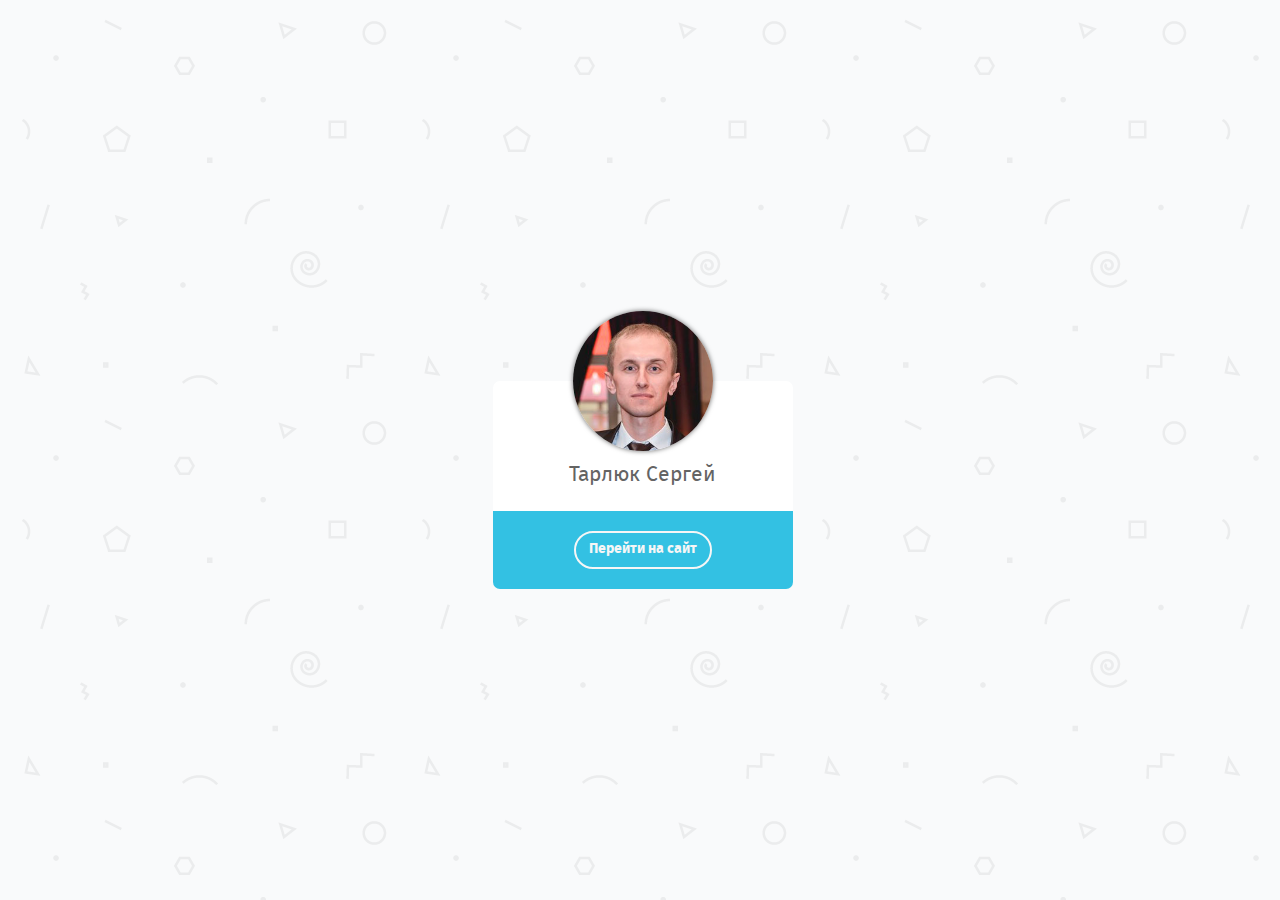
<file: index.html>
<!doctype html>
<html lang="ru-RU">

<head>
    <meta charset="UTF-8">
    <meta name="viewport" content="width=device-width, initial-scale=1.0">
    <title>Главная</title>
    <link rel="stylesheet" href="css/main.css">
</head>

<body>
    <div class="wrapper wrapper_auth">
        <div class="auth bounceInLeft">
            <div class="auth__top">
                <div class="auth__avatar"></div>
                <div class="auth__name">
                    Тарлюк Сергей
                </div>
            </div>
            <div class="auth__bottom">
                <a href="about.html" class="download-link white-link">
                    Перейти на сайт
                </a>
            </div>
        </div>
    </div>
</body>

</html>
</file>
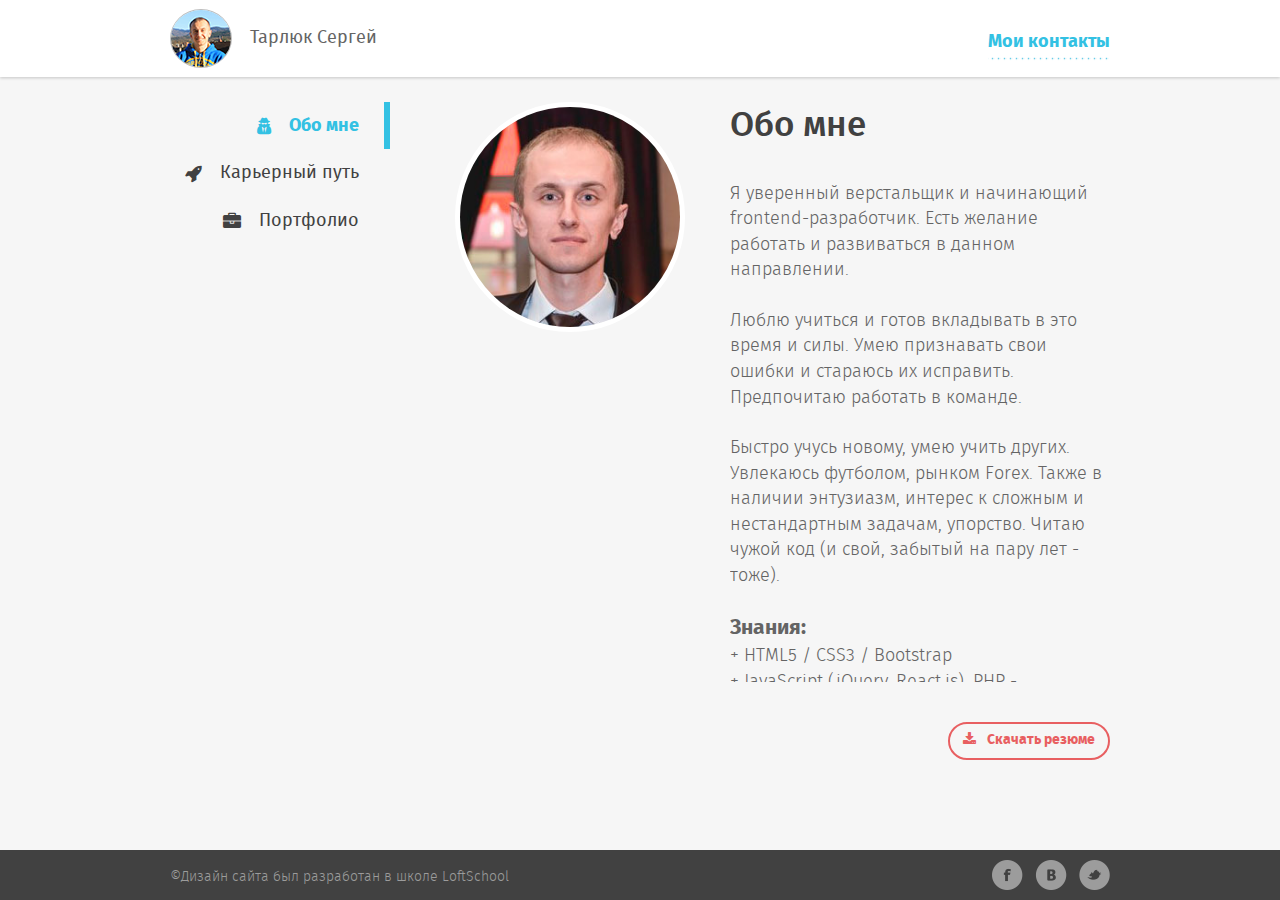
<file: about.html>
<!DOCTYPE html>
<html>

<head>
    <meta charset="uTF-8">
    <meta name="viewport" content="width=device-width, initial-scale=1.0">
    <title>Обо мне</title>

    <!-- styles -->
    <link rel="stylesheet" href="css/main.css">

</head>

<body>
    <div class="wrapper">

        <!-- header -->
        <header class="header">
            <div class="container clearfix">
                <div class="header__left">

                    <!-- user -->
                    <div class="user">
                        <div class="user__avatar">
                            <img src="img/content/avatar.jpg" alt="" class="user__avatar-pic">
                        </div>
                        <div class="user__name">
                            Тарлюк Сергей
                        </div>
                    </div>
                </div>

                <div class="header__right">

                    <!-- contacts -->
                    <div class="contacts">
                        <a class="contacts__trigger" href="#">Мои контакты</a>
                        <div class="contacts__dropdown">
                            <div class="contacts__dropdown-triangle"></div>

                            <ul class="contacts__dropdown-list">
                                <li class="contacts__dropdown-item">
                                    <a href="#" class="contacts__dropdown-link">
                                        <i class="contacts__dropdown-icon fa fa-envelope"></i>
                                        <span class="contacts__dropdown-text">starluk@mail.ru</span>
                                    </a>
                                </li>
                                <li class="contacts__dropdown-item">
                                    <a href="#" class="contacts__dropdown-link">
                                        <i class="contacts__dropdown-icon fa fa-phone"></i>
                                        <span class="contacts__dropdown-text">+375298050282</span>
                                    </a>
                                </li>
                                <li class="contacts__dropdown-item">
                                    <a href="#" class="contacts__dropdown-link">
                                        <i class="contacts__dropdown-icon fa fa-skype"></i>
                                        <span class="contacts__dropdown-text">Legionsn23</span>
                                    </a>
                                </li>
                            </ul>

                        </div>
                    </div>
                </div>
            </div>
        </header>

        <!-- content -->
        <section class="content">
            <div class="container clearfix">

                <!-- sidebar -->
                <aside class="sidebar">
                    <nav class="nav">
                        <ul class="nav__list">
                            <li class="nav__item nav__item_active">
                                <a href="#" class="nav__link">
                                    <span class="nav__link-icon fa fa-user-secret"></span>
                                    <span class="nav__link-title">Обо мне</span>
                                </a>
                            </li>
                            <li class="nav__item">
                                <a href="career.html" class="nav__link">
                                    <span class="nav__link-icon fa fa-rocket"></span>
                                    <span class="nav__link-title">Карьерный путь</span>
                                </a>
                            </li>
                            <li class="nav__item">
                                <a href="portfolio.html" class="nav__link">
                                    <span class="nav__link-icon fa fa-briefcase"></span>
                                    <span class="nav__link-title">Портфолио</span>
                                </a>
                            </li>
                        </ul>
                    </nav>
                </aside>

                <!-- page stuff -->
                <main class="stuff">

                    <div class="about clearfix">
                        <div class="about__left">
                            <div class="about__pic">
                                <img src="img/content/foto.jpg" class="about__pic-item">
                            </div>
                        </div>

                        <div class="about__right">
                            <h5 class="content-title">Обо мне</h1>
                                <div class="about__text text-block">
                                    <p>Я уверенный верстальщик и начинающий frontend-разработчик. Есть желание работать и развиваться в данном направлении.</p>
                                    <p>Люблю учиться и готов вкладывать в это время и силы. Умею признавать свои ошибки и стараюсь их исправить. Предпочитаю работать в команде.</p>
                                    <p>Быстро учусь новому, умею учить других. Увлекаюсь футболом, рынком Forex. Также в наличии энтузиазм, интерес к сложным и нестандартным задачам, упорство. Читаю чужой код (и свой, забытый на пару лет - тоже).</p>

                                    <h3>Знания:</h3>
                                    <ul>
                                        <li>+ HTML5 / CSS3 / Bootstrap</li>
                                        <li>+ JavaScript (jQuery, React.js), PHP - начальный уровень, активное и углубленное изучение</li>
                                        <li>+ Photoshop, VSCode, Sublime Text 3</li>
                                        <li>+ Системы контроля версий: Git, Team Foundation Version Control (TFVC)</li>
                                        <li>+ Пакетные менеджеры: npm</li>
                                        <li>+ LESS, SASS(SCSS), PUG</li>
                                        <li>+ WebPack, Gulp</li>
                                        <li>+ Методология БЭМ</li>
                                        <li>+ навыки сисадмина на уровне "тыжпрограммист".</li>
                                    </ul>
                                </div>

                                <div class="about__download">
                                    <a href="#" class="download-link" download>
                                        <i class="fa fa-download download__icon"></i>
                                        <span class="download__text">Скачать резюме</span>
                                    </a>
                                </div>
                        </div>
                    </div>
                </main>
            </div>
        </section>
    </div>

    <!-- footer -->
    <footer class="footer">
        <div class="container clearfix">
            <div class="footer__left">
                <div class="copyright">
                    &#169Дизайн сайта был разработан в школе LoftSchool
                </div>
            </div>
            <div class="footer__right">
                <ul class="socials__list">
                    <li class="socials__item">
                        <a href="#" class="socials__link socials__link_fb"></a>
                    </li>
                    <li class="socials__item">
                        <a href="#" class="socials__link socials__link_vk"></a>
                    </li>
                    <li class="socials__item">
                        <a href="#" class="socials__link socials__link_tw"></a>
                    </li>
                </ul>
            </div>
        </div>
    </footer>
</body>

</html>
</file>
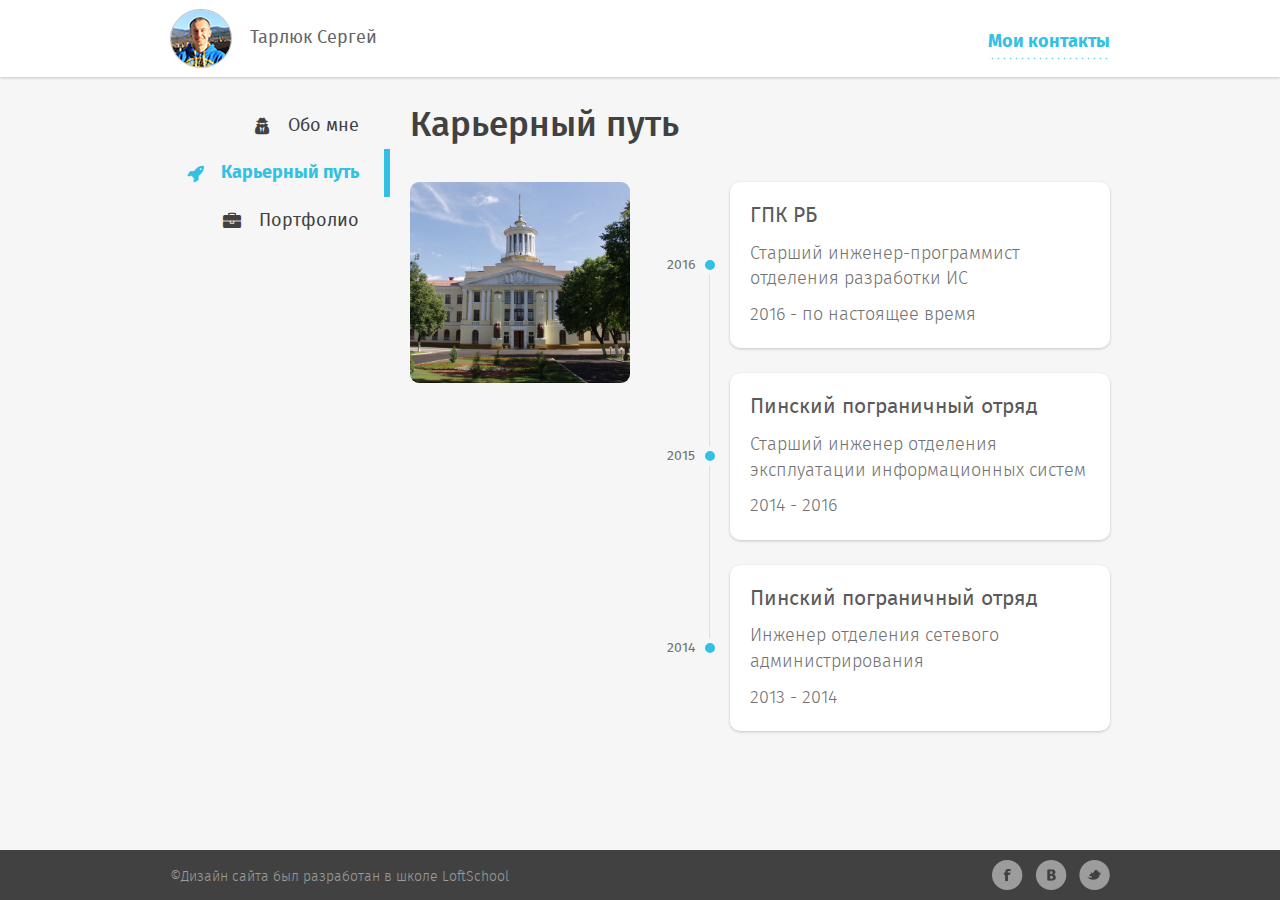
<file: career.html>
<!DOCTYPE html>
<html>
<head>
	<meta charset="uTF-8">
	<meta name="viewport" content="width=device-width, initial-scale=1.0">
	<title>Карьерный путь</title>

	<!-- styles -->
	<link rel="stylesheet" href="css/main.css">

</head>
<body>
	<div class="wrapper">

		<!-- header -->
		<header class="header">
			<div class="container clearfix">
				<div class="header__left">

					<!-- user -->
					<div class="user">
						<div class="user__avatar">
							<img src="img/content/avatar.jpg" alt="" class="user__avatar-pic">
						</div>
						<div class="user__name">
							Тарлюк Сергей
						</div>
					</div>
				</div>

				<div class="header__right">

					<!-- contacts -->
					<div class="contacts">
						<a class="contacts__trigger" href="#">Мои контакты</a>
						<div class="contacts__dropdown">
							<div class="contacts__dropdown-triangle"></div>

							<ul class="contacts__dropdown-list">
								<li class="contacts__dropdown-item">
									<a href="#" class="contacts__dropdown-link">
										<i class="contacts__dropdown-icon fa fa-envelope"></i>
										<span class="contacts__dropdown-text">starluk@mail.ru</span>
									</a>
								</li>
								<li class="contacts__dropdown-item">
									<a href="#" class="contacts__dropdown-link">
										<i class="contacts__dropdown-icon fa fa-phone"></i>
										<span class="contacts__dropdown-text">+375298050282</span>
									</a>
								</li>
								<li class="contacts__dropdown-item">
									<a href="#" class="contacts__dropdown-link">
										<i class="contacts__dropdown-icon fa fa-skype"></i>
										<span class="contacts__dropdown-text">legionsn23</span>
									</a>
								</li>
							</ul>

						</div>
					</div>

				</div>
			</div>
		</header>

		<!-- content -->
		<section class="content">
			<div class="container clearfix">

				<!-- sidebar -->
				<aside class="sidebar">
					<nav class="nav">
						<ul class="nav__list">
							<li class="nav__item">
								<a href="about.html" class="nav__link">
									<span class="nav__link-icon fa fa-user-secret"></span>
									<span class="nav__link-title">Обо мне</span>
								</a>
							</li>
							<li class="nav__item nav__item_active">
								<a href="career.html" class="nav__link">
									<span class="nav__link-icon fa fa-rocket"></span>
									<span class="nav__link-title">Карьерный путь</span>
								</a>
							</li>
							<li class="nav__item">
								<a href="portfolio.html" class="nav__link">
									<span class="nav__link-icon fa fa-briefcase"></span>
									<span class="nav__link-title">Портфолио</span>
								</a>
							</li>
						</ul>
					</nav>
				</aside>

				<!-- page stuff -->
				<main class="stuff">
					<h1 class="content-title">Карьерный путь</h1>
					<div class="career" clearfix>
						<div class="career__left">
							<div class="career__pic">
								<img src="img/content/palace.jpg" alt="" class="career__pic-elem">
							</div>
						</div>
						<div class="career__right">
							<ul class="career__list">
								<li class="career__item">
									<div class="career__block">
										<div class="career__title">
											ГПК РБ
										</div>
										<div class="career__occupation">
											Старший инженер-программист отделения разработки ИС
										</div>
										<div class="career__time">
											2016 - по настоящее время
										</div>
										<div class="career__year">
											2016
										</div>
									</div>
								</li>

								<li class="career__item">
									<div class="career__block">
										<div class="career__title">
											Пинский пограничный отряд
										</div>
										<div class="career__occupation">
											Старший инженер отделения эксплуатации информационных систем
										</div>
										<div class="career__time">
											2014 - 2016
										</div>
										<div class="career__year">
											2015
										</div>
									</div>
								</li>
								
								<li class="career__item">
									<div class="career__block">
										<div class="career__title">
											Пинский пограничный отряд
										</div>
										<div class="career__occupation">
											Инженер отделения сетевого администрирования
										</div>
										<div class="career__time">
											2013 - 2014
										</div>
										<div class="career__year">
											2014
										</div>
									</div>
								</li>

							</ul>

						</div>
					</div>
				</main>
			</div>				
		</section>
	</div>

	<!-- footer -->
	<footer class="footer">
		<div class="container clearfix">
			<div class="footer__left">
				<div class="copyright">
					&#169Дизайн сайта был разработан в школе LoftSchool
				</div>
			</div>
			<div class="footer__right">
				<ul class="socials__list">
					<li class="socials__item">
						<a href="#" class="socials__link socials__link_fb"></a>
					</li>
					<li class="socials__item">
						<a href="#" class="socials__link socials__link_vk"></a>
					</li>
					<li class="socials__item">
						<a href="#" class="socials__link socials__link_tw"></a>
					</li>
				</ul>
			</div>
		</div>
	</footer>
</body>
</html>
</file>
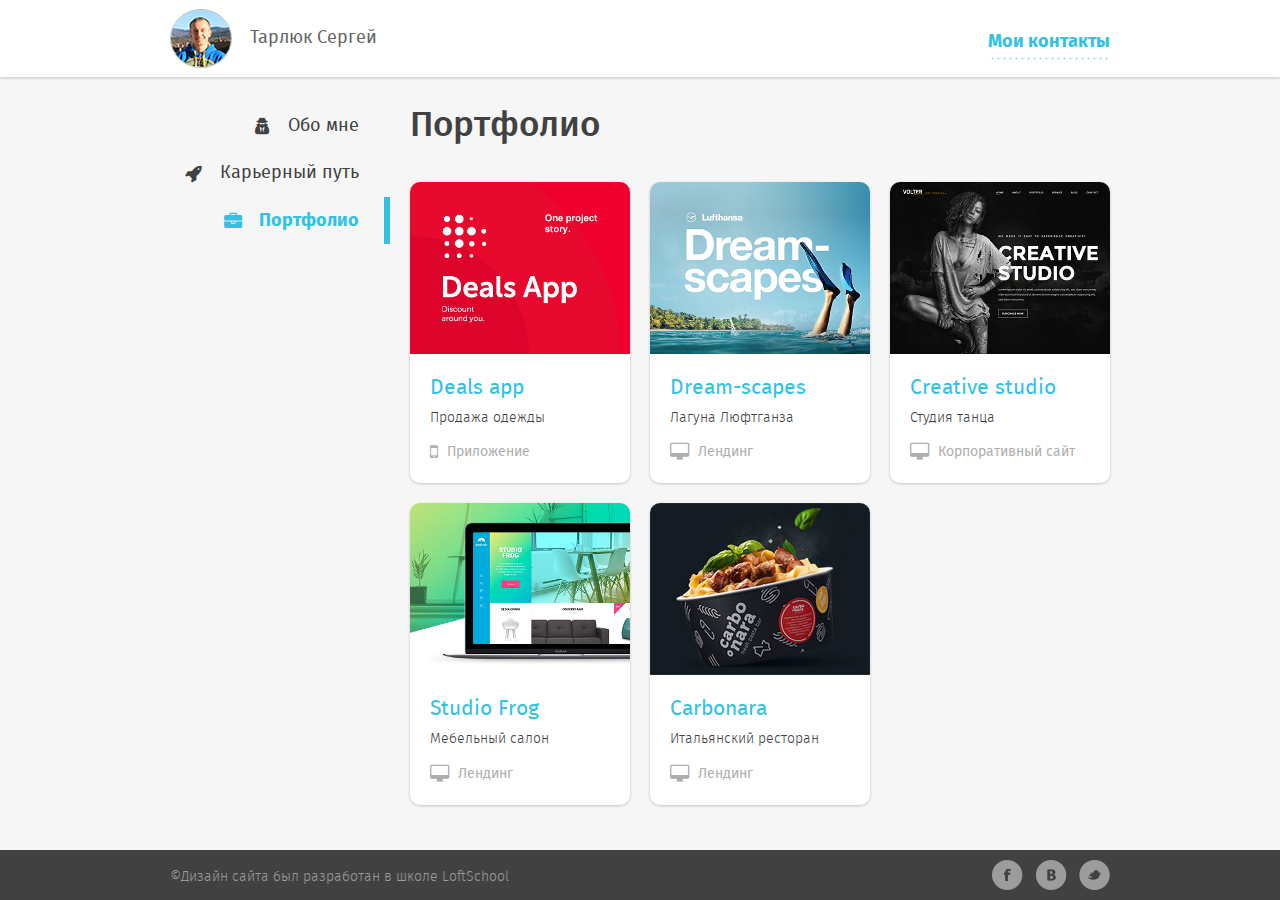
<file: portfolio.html>
<!DOCTYPE html>
<html>
<head>
	<meta charset="uTF-8">
	<meta name="viewport" content="width=device-width, initial-scale=1.0">
	<title>Портфолио</title>

	<!-- styles -->
	<link rel="stylesheet" href="css/main.css">

</head>
<body>
	<div class="wrapper">

		<!-- header -->
		<header class="header">
			<div class="container clearfix">
				<div class="header__left">

					<!-- user -->
					<div class="user">
						<div class="user__avatar">
							<img src="img/content/avatar.jpg" alt="" class="user__avatar-pic">
						</div>
						<div class="user__name">
							Тарлюк Сергей
						</div>
					</div>
				</div>

				<div class="header__right">

					<!-- contacts -->
					<div class="contacts">
						<a class="contacts__trigger" href="#">Мои контакты</a>
						<div class="contacts__dropdown">
							<div class="contacts__dropdown-triangle"></div>

							<ul class="contacts__dropdown-list">
								<li class="contacts__dropdown-item">
									<a href="#" class="contacts__dropdown-link">
										<i class="contacts__dropdown-icon fa fa-envelope"></i>
										<span class="contacts__dropdown-text">starluk@mail.ru</span>
									</a>
								</li>
								<li class="contacts__dropdown-item">
									<a href="#" class="contacts__dropdown-link">
										<i class="contacts__dropdown-icon fa fa-phone"></i>
										<span class="contacts__dropdown-text">+375298050282</span>
									</a>
								</li>
								<li class="contacts__dropdown-item">
									<a href="#" class="contacts__dropdown-link">
										<i class="contacts__dropdown-icon fa fa-skype"></i>
										<span class="contacts__dropdown-text">Legionsn23</span>
									</a>
								</li>
							</ul>

						</div>
					</div>
				</div>
			</div>
		</header>

		<!-- content -->
		<section class="content">
			<div class="container clearfix">

				<!-- sidebar -->
				<aside class="sidebar">
					<nav class="nav">
						<ul class="nav__list">
							<li class="nav__item">
								<a href="about.html" class="nav__link">
									<span class="nav__link-icon fa fa-user-secret"></span>
									<span class="nav__link-title">Обо мне</span>
								</a>
							</li>
							<li class="nav__item">
								<a href="career.html" class="nav__link">
									<span class="nav__link-icon fa fa-rocket"></span>
									<span class="nav__link-title">Карьерный путь</span>
								</a>
							</li>
							<li class="nav__item nav__item_active">
								<a href="portfolio.html" class="nav__link">
									<span class="nav__link-icon fa fa-briefcase"></span>
									<span class="nav__link-title">Портфолио</span>
								</a>
							</li>
						</ul>
					</nav>
				</aside>

				<!-- page stuff -->
				<main class="stuff">
					<h1 class="content-title">Портфолио</h1>
					<div class="portfolio">

						<ul class="portfolio__list clearfix">
							<li class="portfolio__item">
								<a href="#" class="portfolio__link">
									<div class="portfolio__pic">
										<img class="portfolio__pic-elem" src="img/content/deals.jpg" alt="">
									</div>
									<div class="portfolio__desc">
										<div class="portfolio__title">
											Deals app
										</div>
										<div class="portfolio__work-desc">
											Продажа одежды
										</div>
										<div class="portfolio__type">
											<i class="fa fa-mobile-phone portfolio__type-icon"></i>
											<div class="portfolio__type-title">
												Приложение
											</div>
										</div>
									</div>
								</a>
							</li>
							<li class="portfolio__item">
								<a href="#" class="portfolio__link">
									<div class="portfolio__pic">
										<img class="portfolio__pic-elem" src="img/content/dream.jpg" alt="">
									</div>
									<div class="portfolio__desc">
										<div class="portfolio__title">
											Dream-scapes
										</div>
										<div class="portfolio__work-desc">
											Лагуна Люфтганза
										</div>
										<div class="portfolio__type">
											<i class="fa fa-desktop portfolio__type-icon"></i>
											<div class="portfolio__type-title">
												Лендинг
											</div>
										</div>
									</div>
								</a>
							</li>
							<li class="portfolio__item">
								<a href="#" class="portfolio__link">
									<div class="portfolio__pic">
										<img class="portfolio__pic-elem" src="img/content/studio.jpg" alt="">
									</div>
									<div class="portfolio__desc">
										<div class="portfolio__title">
											Creative studio
										</div>
										<div class="portfolio__work-desc">
											Студия танца
										</div>
										<div class="portfolio__type">
											<i class="fa fa fa-desktop portfolio__type-icon"></i>
											<div class="portfolio__type-title">
												Корпоративный сайт
											</div>
										</div>
									</div>
								</a>
							</li>
							<li class="portfolio__item">
								<a href="#" class="portfolio__link">
									<div class="portfolio__pic">
										<img class="portfolio__pic-elem" src="img/content/studio_frog.jpg" alt="">
									</div>
									<div class="portfolio__desc">
										<div class="portfolio__title">
											Studio Frog
										</div>
										<div class="portfolio__work-desc">
											Мебельный салон
										</div>
										<div class="portfolio__type">
											<i class="fa fa fa-desktop portfolio__type-icon"></i>
											<div class="portfolio__type-title">
												Лендинг
											</div>
										</div>
									</div>
								</a>
							</li>
							<li class="portfolio__item">
								<a href="#" class="portfolio__link">
									<div class="portfolio__pic">
										<img class="portfolio__pic-elem" src="img/content/carbonara.jpg" alt="">
									</div>
									<div class="portfolio__desc">
										<div class="portfolio__title">
											Carbonara
										</div>
										<div class="portfolio__work-desc">
											Итальянский ресторан
										</div>
										<div class="portfolio__type">
											<i class="fa fa fa-desktop portfolio__type-icon"></i>
											<div class="portfolio__type-title">
												Лендинг
											</div>
										</div>
									</div>
								</a>
							</li>
						</ul>

					</div>
				</main>
			</div>				
		</section>
	</div>

	<!-- footer -->
	<footer class="footer">
		<div class="container clearfix">
			<div class="footer__left">
				<div class="copyright">
					&#169Дизайн сайта был разработан в школе LoftSchool
				</div>
			</div>

			<!-- footer -->
			<div class="footer__right">
				<ul class="socials__list">
					<li class="socials__item">
						<a href="#" class="socials__link socials__link_fb"></a>
					</li>
					<li class="socials__item">
						<a href="#" class="socials__link socials__link_vk"></a>
					</li>
					<li class="socials__item">
						<a href="#" class="socials__link socials__link_tw"></a>
					</li>
				</ul>
			</div>
		</div>
	</footer>
</body>
</html>
</file>
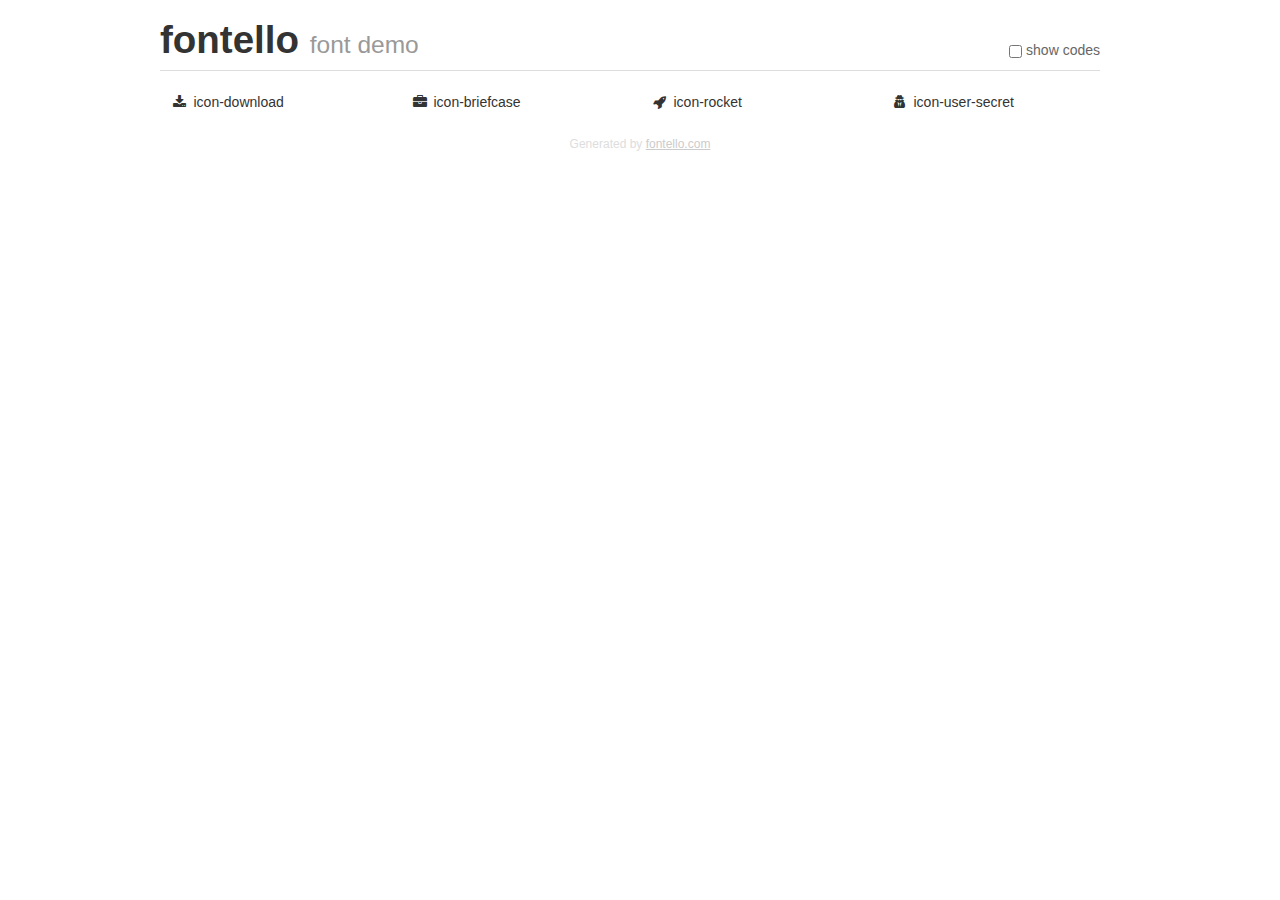
<file: css/иконочные шрифты/fontello-fd59268a/demo.html>
<!DOCTYPE html>
<html>
  <head><!--[if lt IE 9]><script language="javascript" type="text/javascript" src="//html5shim.googlecode.com/svn/trunk/html5.js"></script><![endif]-->
    <meta charset="UTF-8"><style>/*
 * Bootstrap v2.2.1
 *
 * Copyright 2012 Twitter, Inc
 * Licensed under the Apache License v2.0
 * http://www.apache.org/licenses/LICENSE-2.0
 *
 * Designed and built with all the love in the world @twitter by @mdo and @fat.
 */
.clearfix {
  *zoom: 1;
}
.clearfix:before,
.clearfix:after {
  display: table;
  content: "";
  line-height: 0;
}
.clearfix:after {
  clear: both;
}
html {
  font-size: 100%;
  -webkit-text-size-adjust: 100%;
  -ms-text-size-adjust: 100%;
}
a:focus {
  outline: thin dotted #333;
  outline: 5px auto -webkit-focus-ring-color;
  outline-offset: -2px;
}
a:hover,
a:active {
  outline: 0;
}
button,
input,
select,
textarea {
  margin: 0;
  font-size: 100%;
  vertical-align: middle;
}
button,
input {
  *overflow: visible;
  line-height: normal;
}
button::-moz-focus-inner,
input::-moz-focus-inner {
  padding: 0;
  border: 0;
}
body {
  margin: 0;
  font-family: "Helvetica Neue", Helvetica, Arial, sans-serif;
  font-size: 14px;
  line-height: 20px;
  color: #333;
  background-color: #fff;
}
a {
  color: #08c;
  text-decoration: none;
}
a:hover {
  color: #005580;
  text-decoration: underline;
}
.row {
  margin-left: -20px;
  *zoom: 1;
}
.row:before,
.row:after {
  display: table;
  content: "";
  line-height: 0;
}
.row:after {
  clear: both;
}
[class*="span"] {
  float: left;
  min-height: 1px;
  margin-left: 20px;
}
.container,
.navbar-static-top .container,
.navbar-fixed-top .container,
.navbar-fixed-bottom .container {
  width: 940px;
}
.span12 {
  width: 940px;
}
.span11 {
  width: 860px;
}
.span10 {
  width: 780px;
}
.span9 {
  width: 700px;
}
.span8 {
  width: 620px;
}
.span7 {
  width: 540px;
}
.span6 {
  width: 460px;
}
.span5 {
  width: 380px;
}
.span4 {
  width: 300px;
}
.span3 {
  width: 220px;
}
.span2 {
  width: 140px;
}
.span1 {
  width: 60px;
}
[class*="span"].pull-right,
.row-fluid [class*="span"].pull-right {
  float: right;
}
.container {
  margin-right: auto;
  margin-left: auto;
  *zoom: 1;
}
.container:before,
.container:after {
  display: table;
  content: "";
  line-height: 0;
}
.container:after {
  clear: both;
}
p {
  margin: 0 0 10px;
}
.lead {
  margin-bottom: 20px;
  font-size: 21px;
  font-weight: 200;
  line-height: 30px;
}
small {
  font-size: 85%;
}
h1 {
  margin: 10px 0;
  font-family: inherit;
  font-weight: bold;
  line-height: 20px;
  color: inherit;
  text-rendering: optimizelegibility;
}
h1 small {
  font-weight: normal;
  line-height: 1;
  color: #999;
}
h1 {
  line-height: 40px;
}
h1 {
  font-size: 38.5px;
}
h1 small {
  font-size: 24.5px;
}
body {
  margin-top: 90px;
}
.header {
  position: fixed;
  top: 0;
  left: 50%;
  margin-left: -480px;
  background-color: #fff;
  border-bottom: 1px solid #ddd;
  padding-top: 10px;
  z-index: 10;
}
.footer {
  color: #ddd;
  font-size: 12px;
  text-align: center;
  margin-top: 20px;
}
.footer a {
  color: #ccc;
  text-decoration: underline;
}
.the-icons {
  font-size: 14px;
  line-height: 24px;
}
.switch {
  position: absolute;
  right: 0;
  bottom: 10px;
  color: #666;
}
.switch input {
  margin-right: 0.3em;
}
.codesOn .i-name {
  display: none;
}
.codesOn .i-code {
  display: inline;
}
.i-code {
  display: none;
}
@font-face {
      font-family: 'fontello';
      src: url('./font/fontello.eot?2695433');
      src: url('./font/fontello.eot?2695433#iefix') format('embedded-opentype'),
           url('./font/fontello.woff?2695433') format('woff'),
           url('./font/fontello.ttf?2695433') format('truetype'),
           url('./font/fontello.svg?2695433#fontello') format('svg');
      font-weight: normal;
      font-style: normal;
    }
     
     
    .demo-icon
    {
      font-family: "fontello";
      font-style: normal;
      font-weight: normal;
      speak: none;
     
      display: inline-block;
      text-decoration: inherit;
      width: 1em;
      margin-right: .2em;
      text-align: center;
      /* opacity: .8; */
     
      /* For safety - reset parent styles, that can break glyph codes*/
      font-variant: normal;
      text-transform: none;
     
      /* fix buttons height, for twitter bootstrap */
      line-height: 1em;
     
      /* Animation center compensation - margins should be symmetric */
      /* remove if not needed */
      margin-left: .2em;
     
      /* You can be more comfortable with increased icons size */
      /* font-size: 120%; */
     
      /* Font smoothing. That was taken from TWBS */
      -webkit-font-smoothing: antialiased;
      -moz-osx-font-smoothing: grayscale;
     
      /* Uncomment for 3D effect */
      /* text-shadow: 1px 1px 1px rgba(127, 127, 127, 0.3); */
    }
     </style>
    <link rel="stylesheet" href="css/animation.css"><!--[if IE 7]><link rel="stylesheet" href="css/fontello-ie7.css"><![endif]-->
    <script>
      function toggleCodes(on) {
        var obj = document.getElementById('icons');
      
        if (on) {
          obj.className += ' codesOn';
        } else {
          obj.className = obj.className.replace(' codesOn', '');
        }
      }
      
    </script>
  </head>
  <body>
    <div class="container header">
      <h1>
        fontello
         <small>font demo</small>
      </h1>
      <label class="switch">
        <input type="checkbox" onclick="toggleCodes(this.checked)">show codes
      </label>
    </div>
    <div id="icons" class="container">
      <div class="row">
        <div title="Code: 0xe800" class="the-icons span3"><i class="demo-icon icon-download">&#xe800;</i> <span class="i-name">icon-download</span><span class="i-code">0xe800</span></div>
        <div title="Code: 0xe801" class="the-icons span3"><i class="demo-icon icon-briefcase">&#xe801;</i> <span class="i-name">icon-briefcase</span><span class="i-code">0xe801</span></div>
        <div title="Code: 0xf135" class="the-icons span3"><i class="demo-icon icon-rocket">&#xf135;</i> <span class="i-name">icon-rocket</span><span class="i-code">0xf135</span></div>
        <div title="Code: 0xf21b" class="the-icons span3"><i class="demo-icon icon-user-secret">&#xf21b;</i> <span class="i-name">icon-user-secret</span><span class="i-code">0xf21b</span></div>
      </div>
    </div>
    <div class="container footer">Generated by <a href="http://fontello.com">fontello.com</a></div>
  </body>
</html>
</file>
<file: css/иконочные шрифты/fontello-fd59268a/css/fontello-ie7.css>
[class^="icon-"], [class*=" icon-"] {
  font-family: 'fontello';
  font-style: normal;
  font-weight: normal;
 
  /* fix buttons height */
  line-height: 1em;
 
  /* you can be more comfortable with increased icons size */
  /* font-size: 120%; */
}
 
.icon-download { *zoom: expression( this.runtimeStyle['zoom'] = '1', this.innerHTML = '&#xe800;&nbsp;'); }
.icon-briefcase { *zoom: expression( this.runtimeStyle['zoom'] = '1', this.innerHTML = '&#xe801;&nbsp;'); }
.icon-rocket { *zoom: expression( this.runtimeStyle['zoom'] = '1', this.innerHTML = '&#xf135;&nbsp;'); }
.icon-user-secret { *zoom: expression( this.runtimeStyle['zoom'] = '1', this.innerHTML = '&#xf21b;&nbsp;'); }
</file>
<file: css/иконочные шрифты/fontello-fd59268a/css/animation.css>
/*
   Animation example, for spinners
*/
.animate-spin {
  -moz-animation: spin 2s infinite linear;
  -o-animation: spin 2s infinite linear;
  -webkit-animation: spin 2s infinite linear;
  animation: spin 2s infinite linear;
  display: inline-block;
}
@-moz-keyframes spin {
  0% {
    -moz-transform: rotate(0deg);
    -o-transform: rotate(0deg);
    -webkit-transform: rotate(0deg);
    transform: rotate(0deg);
  }

  100% {
    -moz-transform: rotate(359deg);
    -o-transform: rotate(359deg);
    -webkit-transform: rotate(359deg);
    transform: rotate(359deg);
  }
}
@-webkit-keyframes spin {
  0% {
    -moz-transform: rotate(0deg);
    -o-transform: rotate(0deg);
    -webkit-transform: rotate(0deg);
    transform: rotate(0deg);
  }

  100% {
    -moz-transform: rotate(359deg);
    -o-transform: rotate(359deg);
    -webkit-transform: rotate(359deg);
    transform: rotate(359deg);
  }
}
@-o-keyframes spin {
  0% {
    -moz-transform: rotate(0deg);
    -o-transform: rotate(0deg);
    -webkit-transform: rotate(0deg);
    transform: rotate(0deg);
  }

  100% {
    -moz-transform: rotate(359deg);
    -o-transform: rotate(359deg);
    -webkit-transform: rotate(359deg);
    transform: rotate(359deg);
  }
}
@-ms-keyframes spin {
  0% {
    -moz-transform: rotate(0deg);
    -o-transform: rotate(0deg);
    -webkit-transform: rotate(0deg);
    transform: rotate(0deg);
  }

  100% {
    -moz-transform: rotate(359deg);
    -o-transform: rotate(359deg);
    -webkit-transform: rotate(359deg);
    transform: rotate(359deg);
  }
}
@keyframes spin {
  0% {
    -moz-transform: rotate(0deg);
    -o-transform: rotate(0deg);
    -webkit-transform: rotate(0deg);
    transform: rotate(0deg);
  }

  100% {
    -moz-transform: rotate(359deg);
    -o-transform: rotate(359deg);
    -webkit-transform: rotate(359deg);
    transform: rotate(359deg);
  }
}
</file>
